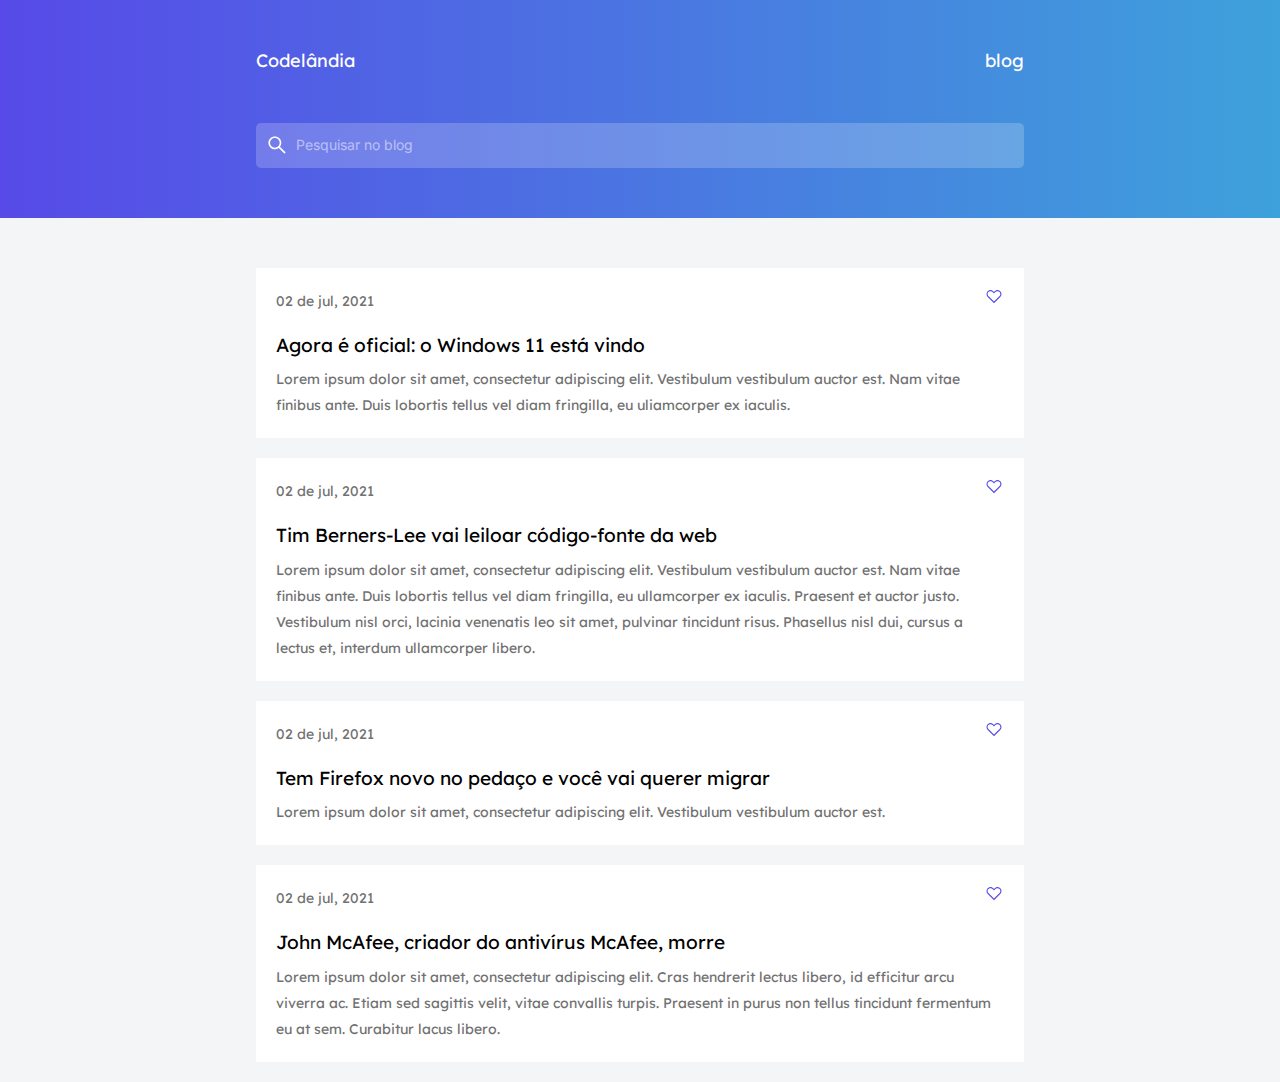
<file: Desafio#1/index.html>
<!DOCTYPE html>
<html lang="pt-br">

<head>
    <meta charset="UTF-8">
    <meta name="viewport" content="width=device-width, initial-scale=1.0">

    <link rel="preconnect" href="https://fonts.googleapis.com">
    <link rel="preconnect" href="https://fonts.gstatic.com" crossorigin>
    <link href="https://fonts.googleapis.com/css2?family=Inter:wght@400;500&family=Lexend+Deca&display=swap"
        rel="stylesheet">

    <link rel="stylesheet" href="./src/assets/css/styles.css">
    <link rel="stylesheet" href="./src/assets/css/reset.css">

    <title>Blog Codelândia</title>
</head>

<body>

    <header>
        <div class="logo">
            <p>Codelândia</p>
            <p>blog</p>
        </div>

        <input type="text" id="pesquisa" placeholder="Pesquisar no blog">
    </header>

    <main>
        <div class="container">
            <div class="data">
                <p>02 de jul, 2021</p>
                <img src="./src/assets/img/heart.svg" alt="Favoritar">
            </div>
            <div class="conteudo">
                <p class="titulo">
                    Agora é oficial: o Windows 11 está vindo
                </p>
                <p class="subtitulo">
                    Lorem ipsum dolor sit amet, consectetur adipiscing elit. Vestibulum vestibulum auctor est. Nam
                    vitae finibus ante. Duis lobortis tellus vel diam fringilla, eu uliamcorper ex iaculis.
                </p>
            </div>
        </div>

        <div class="container">
            <div class="data">
                <p>02 de jul, 2021</p>
                <img src="./src/assets/img/heart.svg" alt="Favoritar">
            </div>
            <div class="conteudo">
                <p class="titulo">
                    Tim Berners-Lee vai leiloar código-fonte da web
                </p>
                <p class="subtitulo">
                    Lorem ipsum dolor sit amet, consectetur adipiscing elit. Vestibulum vestibulum auctor est. Nam
                    vitae
                    finibus ante. Duis lobortis tellus vel diam fringilla, eu ullamcorper ex iaculis. Praesent et
                    auctor
                    justo. Vestibulum nisl orci, lacinia venenatis leo sit amet, pulvinar tincidunt risus. Phasellus
                    nisl dui, cursus a lectus et, interdum ullamcorper libero.
                </p>
            </div>
        </div>

        <div class="container">
            <div class="data">
                <p>02 de jul, 2021</p>
                <img src="./src/assets/img/heart.svg" alt="Favoritar">
            </div>
            <div class="conteudo">
                <p class="titulo">
                    Tem Firefox novo no pedaço e você vai querer migrar
                </p>
                <p class="subtitulo">
                    Lorem ipsum dolor sit amet, consectetur adipiscing elit. Vestibulum vestibulum auctor est.
                </p>
            </div>
        </div>

        <div class="container">
            <div class="data">
                <p>02 de jul, 2021</p>
                <img src="./src/assets/img/heart.svg" alt="Favoritar">
            </div>
            <div class="conteudo">
                <p class="titulo">
                    John McAfee, criador do antivírus McAfee, morre
                </p>
                <p class="subtitulo">
                    Lorem ipsum dolor sit amet, consectetur adipiscing elit. Cras hendrerit lectus libero, id efficitur arcu viverra ac. Etiam sed sagittis velit, vitae convallis turpis. Praesent in purus non tellus tincidunt fermentum eu at sem. Curabitur lacus libero.
                </p>
            </div>
        </div>
    </main>
</body>

</html>
</file>
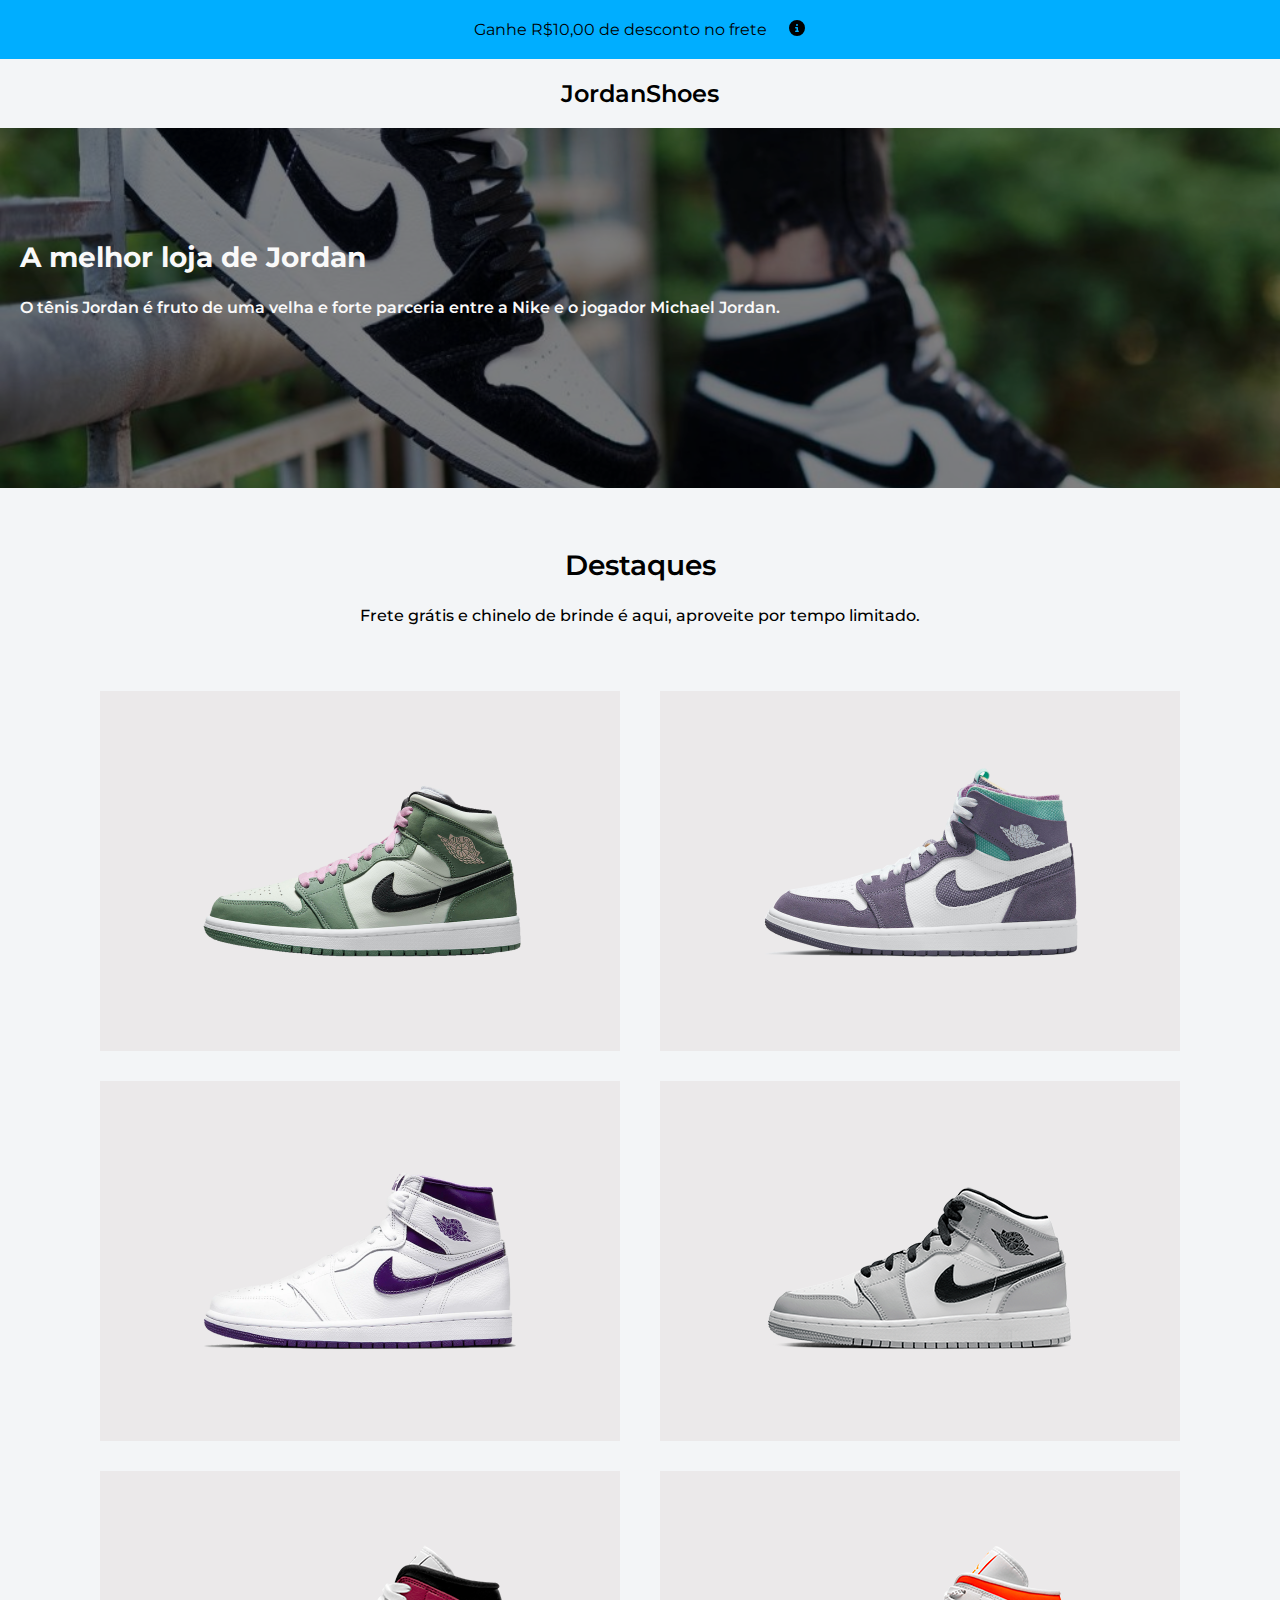
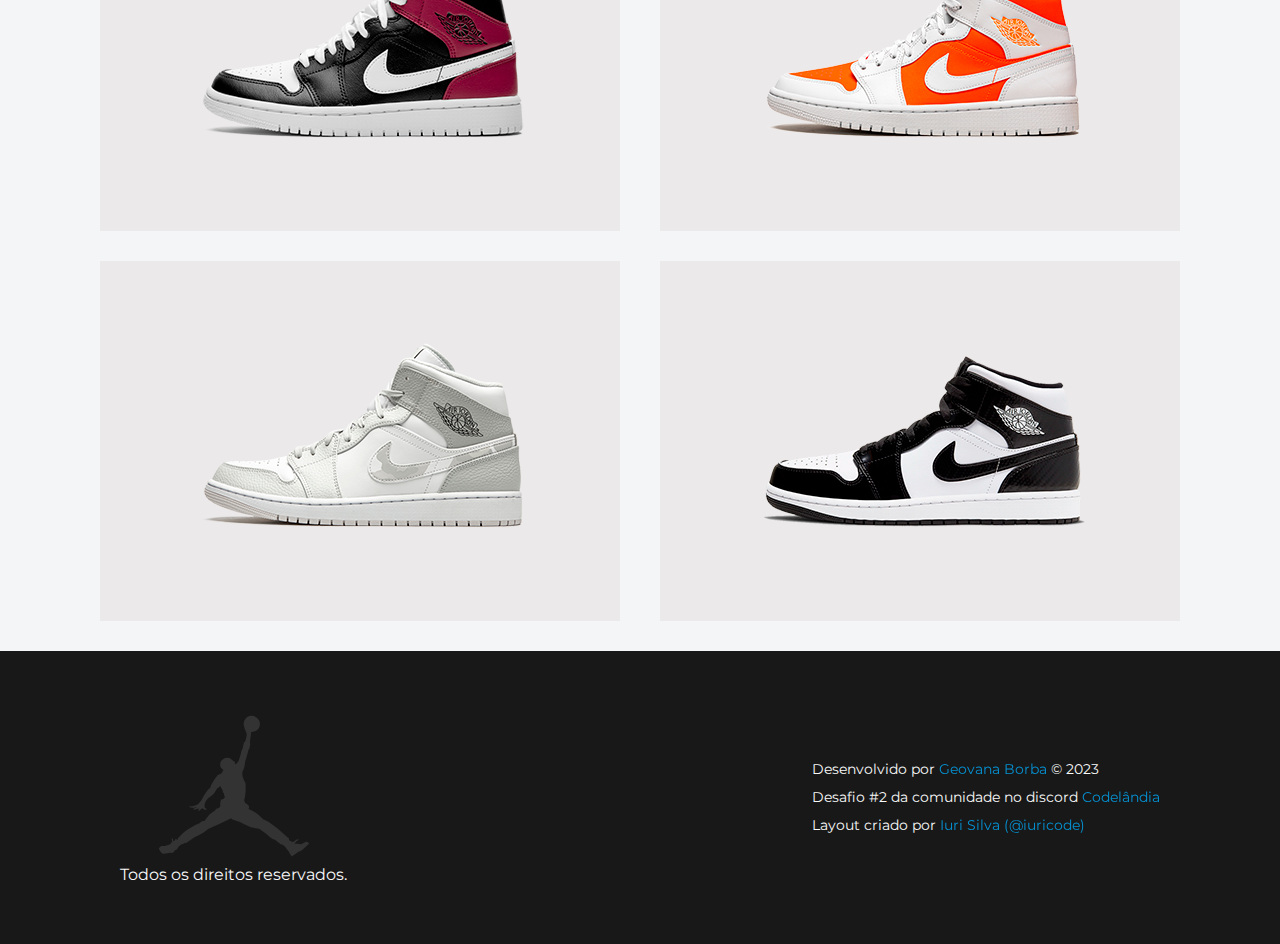
<file: Desafio-2/index.html>
<!DOCTYPE html>
<html lang="pt-br">

<head>
    <meta charset="UTF-8">
    <meta name="viewport" content="width=device-width, initial-scale=1.0">

    <link rel="stylesheet" href="./assets/css/reset.css">
    <link rel="stylesheet" href="./assets/css/styles.css">

    <link rel="preconnect" href="https://fonts.googleapis.com">
    <link rel="preconnect" href="https://fonts.gstatic.com" crossorigin>
    <link href="https://fonts.googleapis.com/css2?family=Montserrat:wght@500;600;700&display=swap" rel="stylesheet">

    <title>Jordan Shoes</title>
</head>

<body>
    <container>
        <header>
            <div class="top">
                <div class="discount">
                    <p>Ganhe R$10,00 de desconto no frete</p>
                    <button id="btn-modal"><svg xmlns="http://www.w3.org/2000/svg" height="1.2em"
                            viewBox="0 0 512 512"><!--! Font Awesome Free 6.4.2 by @fontawesome - https://fontawesome.com License - https://fontawesome.com/license (Commercial License) Copyright 2023 Fonticons, Inc. -->
                            <path
                                d="M256 512A256 256 0 1 0 256 0a256 256 0 1 0 0 512zM216 336h24V272H216c-13.3 0-24-10.7-24-24s10.7-24 24-24h48c13.3 0 24 10.7 24 24v88h8c13.3 0 24 10.7 24 24s-10.7 24-24 24H216c-13.3 0-24-10.7-24-24s10.7-24 24-24zm40-208a32 32 0 1 1 0 64 32 32 0 1 1 0-64z"/>
                        </svg></button>
                    <div id="myModal" class="modal">
                        <div class="modal-content">
                            <span class="close">&times;</span>
                            <h1>Para sua primeira compra no site!</h1>
                            
                            <img src="./assets/img/buy-discount-gift-2-svgrepo-com.svg" alt="ícone de desconto">

                            <p>Ganhe <strong>R$10,00 OFF </strong>na primeira compra realizada no site. </p>
                            <p>Consulte termos e condições. Cupom aplicável para produtos selecionados e válido somente para a primeira compra. </p>
                            <br>
                            <strong>Sujeito a expiração sem prévio aviso.</strong>
                        </div>
                    </div>
                </div>

                <h3>JordanShoes</h3>
            </div>

            <div class="header-img"></div>
            <div class="top-img">
                <h3>A melhor loja de Jordan</h3>
                <p>O tênis Jordan é fruto de uma velha e forte parceria entre a Nike e o jogador Michael Jordan.</p>
            </div>
        </header>

        <main>
            <div class="highlights">
                <h3>Destaques</h3>
                <p>Frete grátis e chinelo de brinde é aqui, aproveite por tempo limitado.</p>
            </div>

            <div class="container-imgs">
                <img src="./assets/img/1.png" alt="tênis Jordan">
                <img src="./assets/img/2.png" alt="tênis Jordan">
                <img src="./assets/img/3.png" alt="tênis Jordan">
                <img src="./assets/img/4.png" alt="tênis Jordan">
                <img src="./assets/img/5.png" alt="tênis Jordan">
                <img src="./assets/img/6.png" alt="tênis Jordan">
                <img src="./assets/img/7.png" alt="tênis Jordan">
                <img src="./assets/img/8.png" alt="tênis Jordan">
            </div>
        </main>

            <footer>
                <div class="rights">
                    <img src="./assets/img/jordan-svgrepo-com.svg" alt="ícone Jordan">
                    <p>Todos os direitos reservados.</p>
                </div>
                <div class="credits">
                    <p>Desenvolvido por <a href="https://www.linkedin.com/in/geovanaborba/">Geovana Borba</a> &copy; 2023</p>
                    <p>Desafio #2 da comunidade no discord <a href="https://discord.gg/79qyJwdsGk">Codelândia</a></p>
                    <p>Layout criado por <a href="https://www.linkedin.com/in/iuricode/?originalSubdomain=br">Iuri Silva
                            (@iuricode)</a></p>
                </div>

        </footer>
    </container>

    <script src="./assets/js/modal.js"></script>
</body>

</html>
</file>
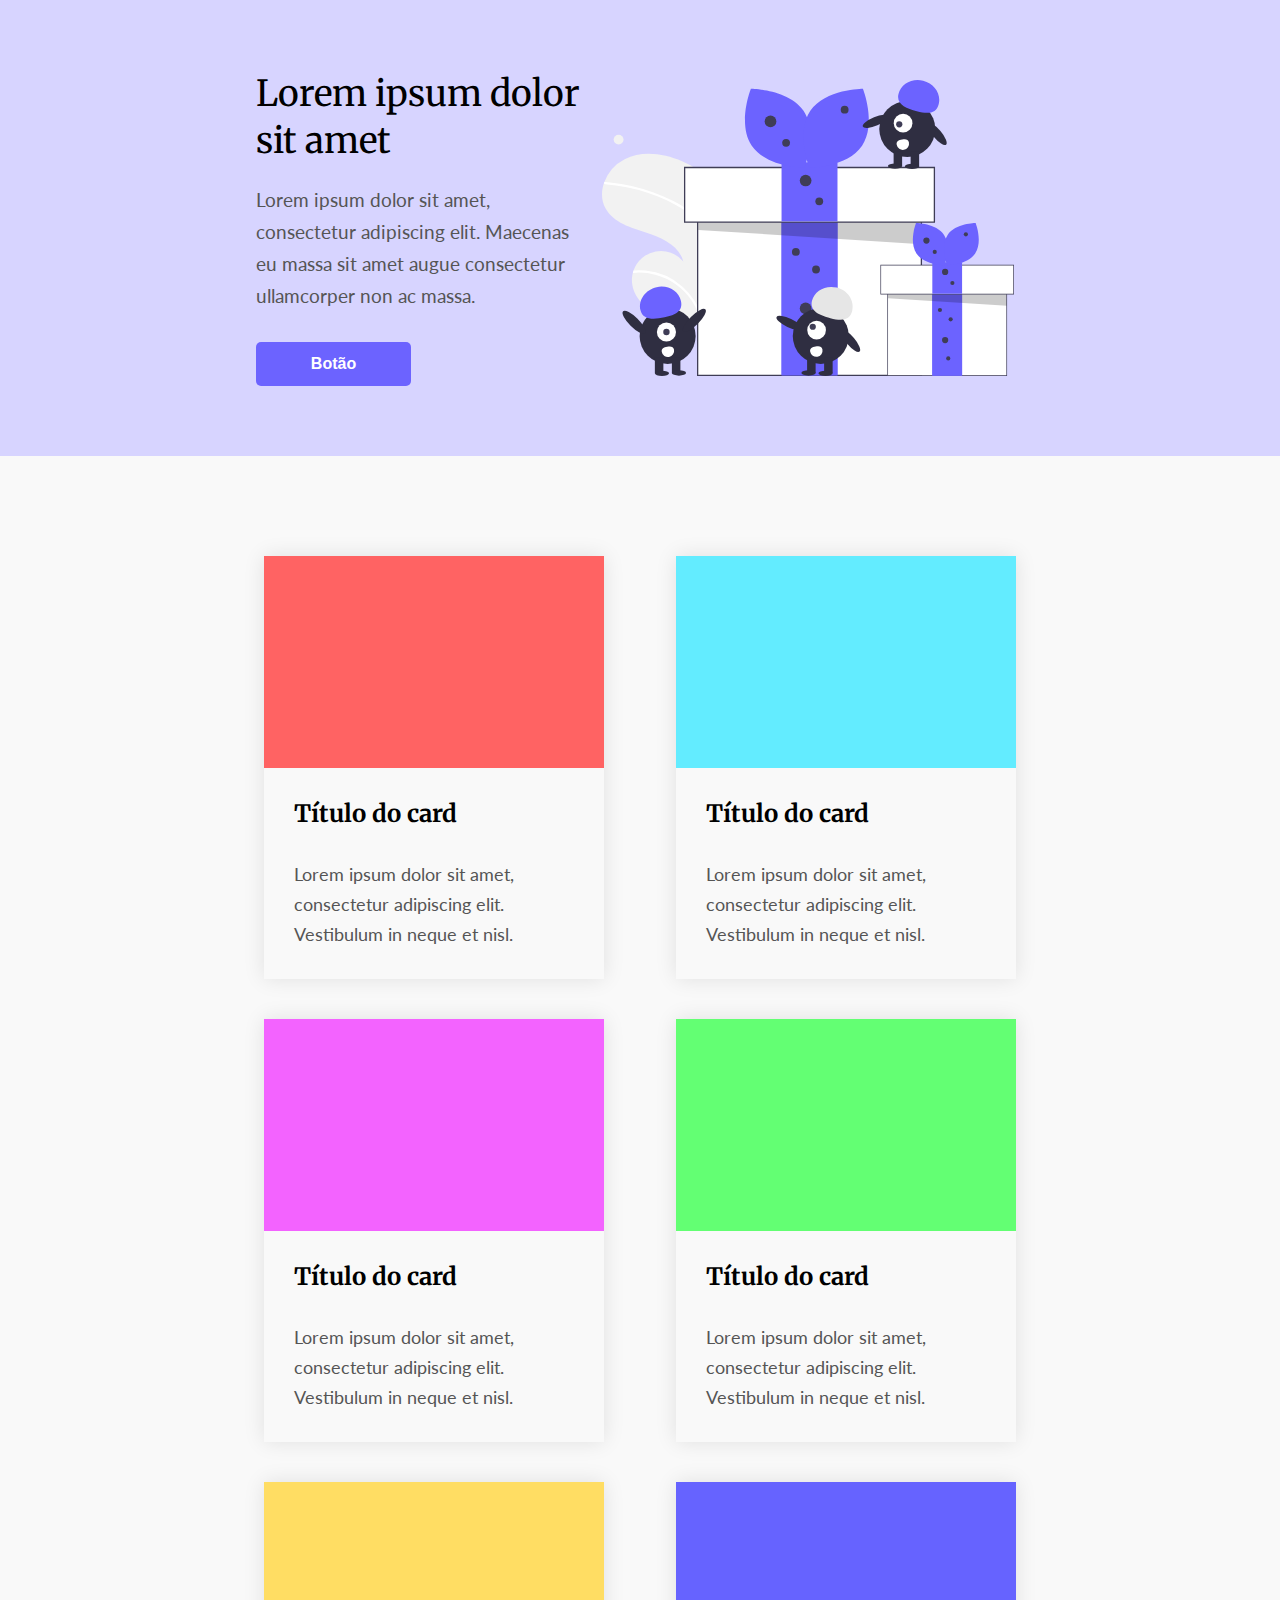
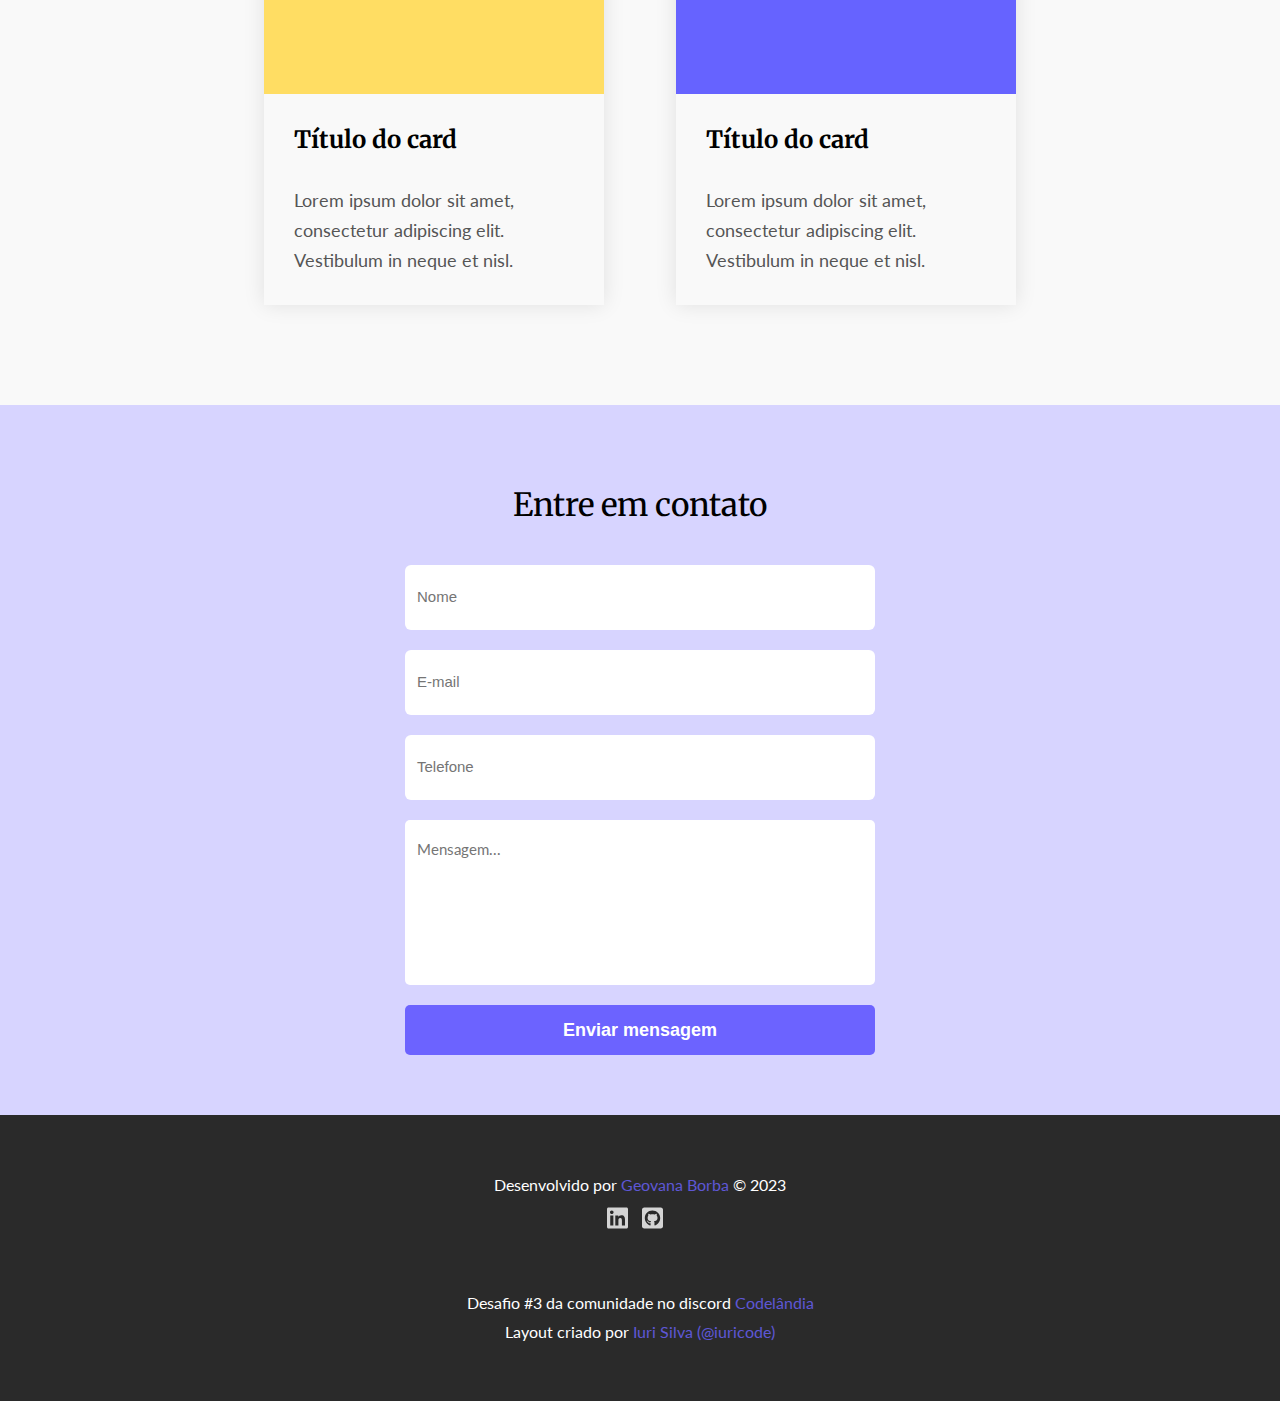
<file: Desafio-3/index.html>
<!DOCTYPE html>
<html lang="pt-br">

<head>
    <meta charset="UTF-8">
    <meta name="viewport" content="width=device-width, initial-scale=1.0">

    <link rel="preconnect" href="https://fonts.googleapis.com">
    <link rel="preconnect" href="https://fonts.gstatic.com" crossorigin>
    <link href="https://fonts.googleapis.com/css2?family=Lato&family=Merriweather:wght@400;700&display=swap"
        rel="stylesheet">

    <link rel="stylesheet" href="./assets/css/reset.css">
    <link rel="stylesheet" href="./assets/css/styles.css">

    <title>One Page</title>
</head>

<body>
    <header>
        <div class="text">
            <h2 class="title">Lorem ipsum dolor sit amet</h2>
            <p>Lorem ipsum dolor sit amet, consectetur adipiscing elit. Maecenas eu massa sit amet augue consectetur
                ullamcorper non ac massa.</p>
            <button>Botão</button>
        </div>
        <div class="image">
            <img src="./assets/img/image.svg" alt="ícone de presentes">
        </div>
    </header>

    <div class="container-cards">
        <div class="card">
            <div class="rectangle red"></div>
            <h2 class="title title-card">Título do card</h2>
            <p>Lorem ipsum dolor sit amet, consectetur adipiscing elit. Vestibulum in neque et nisl.</p>
        </div>

        <div class="card">
            <div class="rectangle aqua"></div>
            <h2 class="title title-card">Título do card</h2>
            <p>Lorem ipsum dolor sit amet, consectetur adipiscing elit. Vestibulum in neque et nisl.</p>
        </div>

        <div class="card">
            <div class="rectangle pink"></div>
            <h2 class="title title-card">Título do card</h2>
            <p>Lorem ipsum dolor sit amet, consectetur adipiscing elit. Vestibulum in neque et nisl.</p>
        </div>

        <div class="card">
            <div class="rectangle green"></div>
            <h2 class="title title-card">Título do card</h2>
            <p>Lorem ipsum dolor sit amet, consectetur adipiscing elit. Vestibulum in neque et nisl.</p>
        </div>

        <div class="card">
            <div class="rectangle yellow"></div>
            <h2 class="title title-card">Título do card</h2>
            <p>Lorem ipsum dolor sit amet, consectetur adipiscing elit. Vestibulum in neque et nisl.</p>
        </div>

        <div class="card">
            <div class="rectangle purple"></div>
            <h2 class="title title-card">Título do card</h2>
            <p>Lorem ipsum dolor sit amet, consectetur adipiscing elit. Vestibulum in neque et nisl.</p>
        </div>
    </div>

    <section class="form">
        <h2 class="title">Entre em contato</h2>
        <form action="">
            <input type="text" name="name" id="name" placeholder="Nome">
            <input type="text" name="email" id="email" placeholder="E-mail">
            <input type="text" name="tel" id="tel" placeholder="Telefone">

            <textarea id="message" placeholder="Mensagem..."></textarea>
            <input type="button" name="button" id="button" value="Enviar mensagem">
        </form>
    </section>

    <footer>
        <div class="rights">
            <p>Desenvolvido por <a href="https://www.linkedin.com/in/geovanaborba/" target="_blank">Geovana Borba</a> &copy; 2023</p>
            <a href="https://www.linkedin.com/in/geovanaborba/" target="_blank">
                <svg xmlns="http://www.w3.org/2000/svg" height="1.5em"
                    viewBox="0 0 448 512"><!--! Font Awesome Free 6.4.2 by @fontawesome - https://fontawesome.com License - https://fontawesome.com/license (Commercial License) Copyright 2023 Fonticons, Inc. -->
                    <path
                        d="M416 32H31.9C14.3 32 0 46.5 0 64.3v383.4C0 465.5 14.3 480 31.9 480H416c17.6 0 32-14.5 32-32.3V64.3c0-17.8-14.4-32.3-32-32.3zM135.4 416H69V202.2h66.5V416zm-33.2-243c-21.3 0-38.5-17.3-38.5-38.5S80.9 96 102.2 96c21.2 0 38.5 17.3 38.5 38.5 0 21.3-17.2 38.5-38.5 38.5zm282.1 243h-66.4V312c0-24.8-.5-56.7-34.5-56.7-34.6 0-39.9 27-39.9 54.9V416h-66.4V202.2h63.7v29.2h.9c8.9-16.8 30.6-34.5 62.9-34.5 67.2 0 79.7 44.3 79.7 101.9V416z" />
                </svg>
            </a>
            <a href="https://github.com/geovanaborba" target="_blank">
                <svg xmlns="http://www.w3.org/2000/svg" height="1.5em"
                    viewBox="0 0 448 512"><!--! Font Awesome Free 6.4.2 by @fontawesome - https://fontawesome.com License - https://fontawesome.com/license (Commercial License) Copyright 2023 Fonticons, Inc. -->
                    <path
                        d="M400 32H48C21.5 32 0 53.5 0 80v352c0 26.5 21.5 48 48 48h352c26.5 0 48-21.5 48-48V80c0-26.5-21.5-48-48-48zM277.3 415.7c-8.4 1.5-11.5-3.7-11.5-8 0-5.4.2-33 .2-55.3 0-15.6-5.2-25.5-11.3-30.7 37-4.1 76-9.2 76-73.1 0-18.2-6.5-27.3-17.1-39 1.7-4.3 7.4-22-1.7-45-13.9-4.3-45.7 17.9-45.7 17.9-13.2-3.7-27.5-5.6-41.6-5.6-14.1 0-28.4 1.9-41.6 5.6 0 0-31.8-22.2-45.7-17.9-9.1 22.9-3.5 40.6-1.7 45-10.6 11.7-15.6 20.8-15.6 39 0 63.6 37.3 69 74.3 73.1-4.8 4.3-9.1 11.7-10.6 22.3-9.5 4.3-33.8 11.7-48.3-13.9-9.1-15.8-25.5-17.1-25.5-17.1-16.2-.2-1.1 10.2-1.1 10.2 10.8 5 18.4 24.2 18.4 24.2 9.7 29.7 56.1 19.7 56.1 19.7 0 13.9.2 36.5.2 40.6 0 4.3-3 9.5-11.5 8-66-22.1-112.2-84.9-112.2-158.3 0-91.8 70.2-161.5 162-161.5S388 165.6 388 257.4c.1 73.4-44.7 136.3-110.7 158.3zm-98.1-61.1c-1.9.4-3.7-.4-3.9-1.7-.2-1.5 1.1-2.8 3-3.2 1.9-.2 3.7.6 3.9 1.9.3 1.3-1 2.6-3 3zm-9.5-.9c0 1.3-1.5 2.4-3.5 2.4-2.2.2-3.7-.9-3.7-2.4 0-1.3 1.5-2.4 3.5-2.4 1.9-.2 3.7.9 3.7 2.4zm-13.7-1.1c-.4 1.3-2.4 1.9-4.1 1.3-1.9-.4-3.2-1.9-2.8-3.2.4-1.3 2.4-1.9 4.1-1.5 2 .6 3.3 2.1 2.8 3.4zm-12.3-5.4c-.9 1.1-2.8.9-4.3-.6-1.5-1.3-1.9-3.2-.9-4.1.9-1.1 2.8-.9 4.3.6 1.3 1.3 1.8 3.3.9 4.1zm-9.1-9.1c-.9.6-2.6 0-3.7-1.5s-1.1-3.2 0-3.9c1.1-.9 2.8-.2 3.7 1.3 1.1 1.5 1.1 3.3 0 4.1zm-6.5-9.7c-.9.9-2.4.4-3.5-.6-1.1-1.3-1.3-2.8-.4-3.5.9-.9 2.4-.4 3.5.6 1.1 1.3 1.3 2.8.4 3.5zm-6.7-7.4c-.4.9-1.7 1.1-2.8.4-1.3-.6-1.9-1.7-1.5-2.6.4-.6 1.5-.9 2.8-.4 1.3.7 1.9 1.8 1.5 2.6z" />
                </svg>
            </a>
        </div>

        <div class="credits">
            <p class="discord">Desafio #3 da comunidade no discord <a href="https://discord.gg/79qyJwdsGk">Codelândia</a></p>
            <p>Layout criado por <a href="https://www.linkedin.com/in/iuricode/?originalSubdomain=br">Iuri Silva
                    (@iuricode)</a></p>
        </div>
    </footer>
</body>

</html>
</file>
<file: Desafio#1/src/assets/css/styles.css>
:root {
    --dark-10: #1A202C;
    --dark-20: #717171;
    --dark-30: #F3F5F7;
    --dark-40: #FFFFFF;
    --purple: #574AE8;
    --blue: #3EA1DB;
    --linear: linear-gradient(90deg, #574AE8 0%, #3EA1DB 100%);
}

header {
    background-image: var(--linear);
    padding: 50px 20px;
}

header .logo {
    display: flex;
    justify-content: space-between;
    padding-bottom: 50px;
}

header .logo p {
    font-size: 18px;
    color: var(--dark-40);
    line-height: 22.5px;
}

header #pesquisa {
    background: url('../img/search.svg') no-repeat left;
    background-position-x: 10px;
    background-size: 22px;
    background-color: #FFFFFF33;
    width: 100%;
    outline: none;
    border: none;
    border-radius: 5px;
    padding: 15px 40px;
}

header ::-webkit-input-placeholder {
    font-family: 'Inter', sans-serif;
    font-size: 14px;
    color: var(--dark-40);
    opacity: 50%;
}

main {
    margin-top: 50px;
}

.container {
    background-color: var(--dark-40);
    margin: 0 20px 20px 20px;
    padding: 20px;
}

.container .data {
    display: flex;
    justify-content: space-between;
    padding-bottom: 20px;
}

.container .data p, 
.container .conteudo .subtitulo {
    color: var(--dark-20);
    font-size: 14px;
    line-height: 26px;
}

.container .data img {
    width: 20px;
    height: 17px;
}

.container .conteudo .titulo {
    font-size: 19px;
    line-height: 22.5px;
    padding-bottom: 10px;
}

/* ------------ RESPONSIVO ------------ */

@media screen and (min-width: 768px) and (max-width: 1219px) {
    header {
        padding: 50px 15%;
    }

    .container {
        margin: 0 15% 20px 15%;
    }
}

@media screen and (min-width: 1220px) {
    header {
        padding: 50px 20%;
    }

    .container {
        margin: 0 20% 20px 20%;
    }
}

@media screen and (min-width: 1550px) {
    header {
        padding: 50px 30%;
    }

    .container {
        margin: 0 30% 20px 30%;
    }
}
</file>
<file: Desafio-2/assets/css/styles.css>
:root {
    --dark-10: #181818;
    --dark-20: #474747;
    --dark-30: #EBE9EA;
    --dark-40: #F9F9F9;
    --brand-color: #00AEFF;
}

container {
    text-align: center;
}

header .top p {
    font-size: 16px;
    padding: 20px 0;
}

header .top h3 {
    padding: 20px 0;
    font-size: 24px;
    font-weight: 600;
}

header .discount {
    display: flex;
    justify-content: center;
    align-items: center;
    background-color: var(--brand-color);
    gap: 20px;
}

#btn-modal {
    width: 20px;
    height: 20px;
    background-color: var(--brand-color);
    border: none;
}

#btn-modal:hover {
    cursor: pointer;
}

svg:hover path {
    fill: var(--dark-40);
}

/* The Modal (background) */
.modal {
    display: none;
    position: fixed;
    z-index: 1;
    left: 0;
    top: 0;
    width: 100%;
    height: 100%;
    
    background-color: rgb(0,0,0);
    background-color: rgba(0,0,0,0.4);
  }
  
  /* Modal Content/Box */
  .modal-content {
    background-color: #fefefe;
    margin: 15% auto;
    padding: 30px;
    border: 1px solid #888;
    border-radius: 10px;
    width: 60%;
  }

  .modal-content img {
    width: 150px;
  }
  
  /* The Close Button */
  .close {
    float: right;
    font-size: 32px;
    font-weight: bold;
  }
  
  .close:hover,
  .close:focus {
    color: var(--brand-color);
    text-decoration: none;
    cursor: pointer;
  }
/* Fim do modal */

header .header-img {
    position: relative;
    background: url('../img/wallpaper.jpeg') no-repeat center/cover;
    filter: brightness(50%);
    height: 40vh;
}

header .top-img {
    position: absolute;
    text-align: left;
    color: var(--dark-40);
    display: flex;
    flex-direction: column;
    gap: 20px;
    top: 240px;
    margin: 0 20px;
}

header .top-img h3 {
    font-size: 28px;
    font-weight: 700;
}

header .top-img p {
    font-size: 16px;
    font-weight: 600;
    line-height: 28.8px;
}

.highlights {
    padding: 60px 20px;
    align-items: center;
    text-align: center;
}

.highlights h3 {
    font-size: 28px;
    font-weight: 600;
}

.highlights p {
    font-size: 16px;
    font-weight: 500;
    line-height: 28.8px;
    padding-top: 20px;
}

.container-imgs {
    display: flex;
    align-items: center;
    justify-content: center;
    flex-wrap: wrap;
}

.container-imgs img {
    background-color: var(--dark-30);
    min-width: 250px;
    height: auto;
    display: block;
    margin: 0 20px 30px 20px;
    padding: 60px;
}

.container-imgs img:hover {
    cursor: pointer;
}

footer {
    background-color: var(--dark-10);
    color: var(--dark-40);
    display: flex;
    flex-direction: column;
    justify-content: center;
    padding: 60px 20px;
    gap: 60px;
    font-size: 16px;
}

footer .rights img {
    width: 150px;
    filter: invert(20%);
}

footer a{
    color: var(--brand-color);
    opacity: 0.8;
}

footer a:hover {
    color: var(--dark-30);
    opacity: 0.5;
}

/* ------------------ RESPONSIVO ------------------ */

@media screen and (min-width:1120px) {
    footer {
        display: flex;
        flex-direction: row;
        justify-content: space-between;
        padding: 60px 120px;
    }
    
    footer .credits {
        display: flex;
        flex-direction: column;
        justify-content: center;
        text-align: left;
        line-height: 28px;
        font-size: 14px;
    }
}

@media screen and (min-width:1550px){
    .container-imgs {
        justify-content: space-between;
        margin: 0 100px 60px 100px;
    }

    .container-imgs img {
        width: 415px;
        margin: 0 0 30px 0;
    }

    .container-imgs img:hover {
        scale: 1.1;
        box-shadow: 1px 1px 2px rgba(0,0,0,0.4);
    }

    header .top-img {
        top: 225px;
        margin-left: 100px;
    }

    header .top-img h3 {
        font-size: 48px;
        font-weight: 600;
    }
    
    header .top-img p {
        width: 640px;
        font-size: 24px;
        font-weight: 500;
        line-height: 38.4px;
    }

    .highlights h3 {
        font-size: 32px;
    }
    
    .highlights p {
        font-size: 20px;
    }
}
</file>
<file: Desafio-3/assets/css/styles.css>
:root {
    --dark-10: #2A2A2A;
    --dark-20: #555555;
    --dark-30: #F9F9F9;
    --dark-40: #FFFFFF;
    --brand-color: #6C63FF;
    --brand-color-light: #D7D4FF;
}

.title {
    font-family: 'Merriweather', serif;
}

header {
    background-color: var(--brand-color-light);
    padding: 55px 20px 0 20px;
}

header .text {
    display: flex;
    flex-direction: column;
    gap: 20px;
}

header .text h2 {
    font-size: 32px;
    font-weight: 400;
    line-height: 47px;
}

header .text p {
    font-size: 18px;
    line-height: 32px;
    color: var(--dark-20);
}

header .text button {
    font-size: 16px;
    color: var(--dark-40);
    font-weight: 700;
    width: 155px;
    padding: 13px 0;
    border-radius: 5px;
    border: none;
    background-color: var(--brand-color);
    margin-top: 10px;
}

header .text button:hover,
input#button:hover  {
    background: linear-gradient(90deg, rgb(16, 0, 36) 0%, rgba(9, 9, 121, 1) 35%, rgb(162, 0, 255) 100%);
    cursor: pointer;
}

header img {
    padding: 80px 10px;
    max-width: 100%;
    height: auto;
    display: block;
    margin: 0 auto;
}

header img:hover {
    animation: shake 0.82s cubic-bezier(.36,.07,.19,.97) both;
    transform: translate3d(0, 0, 0);
    backface-visibility: hidden;
    perspective: 1000px;
  }
  
  @keyframes shake {
    10%, 90% {
      transform: translate3d(-1px, 0, 0);
    }
    
    20%, 80% {
      transform: translate3d(2px, 0, 0);
    }
  
    30%, 50%, 70% {
      transform: translate3d(-4px, 0, 0);
    }
  
    40%, 60% {
      transform: translate3d(4px, 0, 0);
    }
  }

.container-cards {
    display: flex;
    justify-content: space-evenly;
    flex-wrap: wrap;
    align-items: center;
    margin: 80px 20px;
}

.card {
    box-shadow: 0px 0px 20px 0px #0000001A;
    height: 423px;
    width: 375px;
    margin: 20px 0;
}

.card .rectangle {
    height: 50%;
}

.red {
    background-color: #FF6363;
}

.aqua {
    background-color: #63ECFF;
}

.pink {
    background-color: #F363FF;
}

.green {
    background-color: #63FF73;
}

.yellow {
    background-color: #FFDD63;
}

.purple {
    background-color: #6663FF;
}

.card .title-card {
    font-size: 24px;
    padding: 30px;
    font-weight: 700;
}

.card p {
    padding: 0 30px;
    font-size: 18px;
    font-weight: 400;
    line-height: 30px;
    color: var(--dark-20);
}

.form {
    background-color: var(--brand-color-light);
    text-align: center;
}

.form h2 {
    font-size: 32px;
    font-weight: 400;
    padding: 80px 0 30px 0;
}

form {
    display: flex;
    flex-direction: column;
    justify-content: center;
    align-items: center;
}

input,
textarea {
    height: 60px;
    border-radius: 5px;
    margin: 10px 20px;
    width: 374px;
}

:-ms-input-placeholder {
    font-size: 15px;
    padding-left: 12px;
}

::-webkit-input-placeholder {
    font-size: 15px;
    padding-left: 12px;
}

form input:focus {
    background-color: #e9e9e9;
}

textarea {
    height: 150px;
    font-family: 'Lato', sans-serif;
    color: var(--dark-20);
    font-size: 15px;

    border: none;
    outline: none;
    resize: none;
}

textarea::placeholder {
    position: absolute;
    top: 0;
    left: 0;
    padding-top: 20px;
}

textarea:focus {
    padding: 20px 12px 0 12px;
    background-color: #e9e9e9;
}

input#button {
    background-color: var(--brand-color);
    color: var(--dark-40);
    height: 50px;
    border-radius: 5px;
    font-weight: 700;
    font-size: 18px;
    margin-bottom: 60px;
}

footer {
    background-color: var(--dark-10);
    color: var(--dark-40);
    display: flex;
    flex-direction: column;
    text-align: center;
    padding: 60px 20px;
    gap: 60px;
    font-size: 16px;
}

footer .rights {
    gap: 20px;
}

footer .rights svg {
    fill: var(--dark-40);
    margin: 12px 10px 0 0;
}

footer a {
    color: var(--brand-color);
    opacity: 0.8;
}

footer a:hover {
    color: var(--brand-color-light);
    opacity: 0.5;
}

footer .credits .discord {
    padding-bottom: 10px;
}

/* ------------ RESPONSIVO ------------ */

@media screen and (min-width: 768px) {
   header {
    display: flex;
    flex-direction: row;
    align-items: center;
    justify-content: space-between;
    padding: 0 10%;
   } 

   .card {
    height: 423px;
    width: 340px;
}
}

@media screen and (min-width: 1220px) {
    header {
        padding: 0 20%;
       } 

    header .text {
        width: 389px;
    }
    
    header .text h2 {
        font-size: 36px;
    }
    
    header .text p {
        font-size: 19px;

    }

    header img {
        width: 500px;
    }

    .container-cards {
        padding: 0 15%;
        margin: 80px 0;
    }

    input {
        height: 65px;
        border-radius: 6px;
        width: 470px;
    }

    textarea {
        height: 165px;
        width: 470px;
        font-size: 18px;
    }
}
</file>
